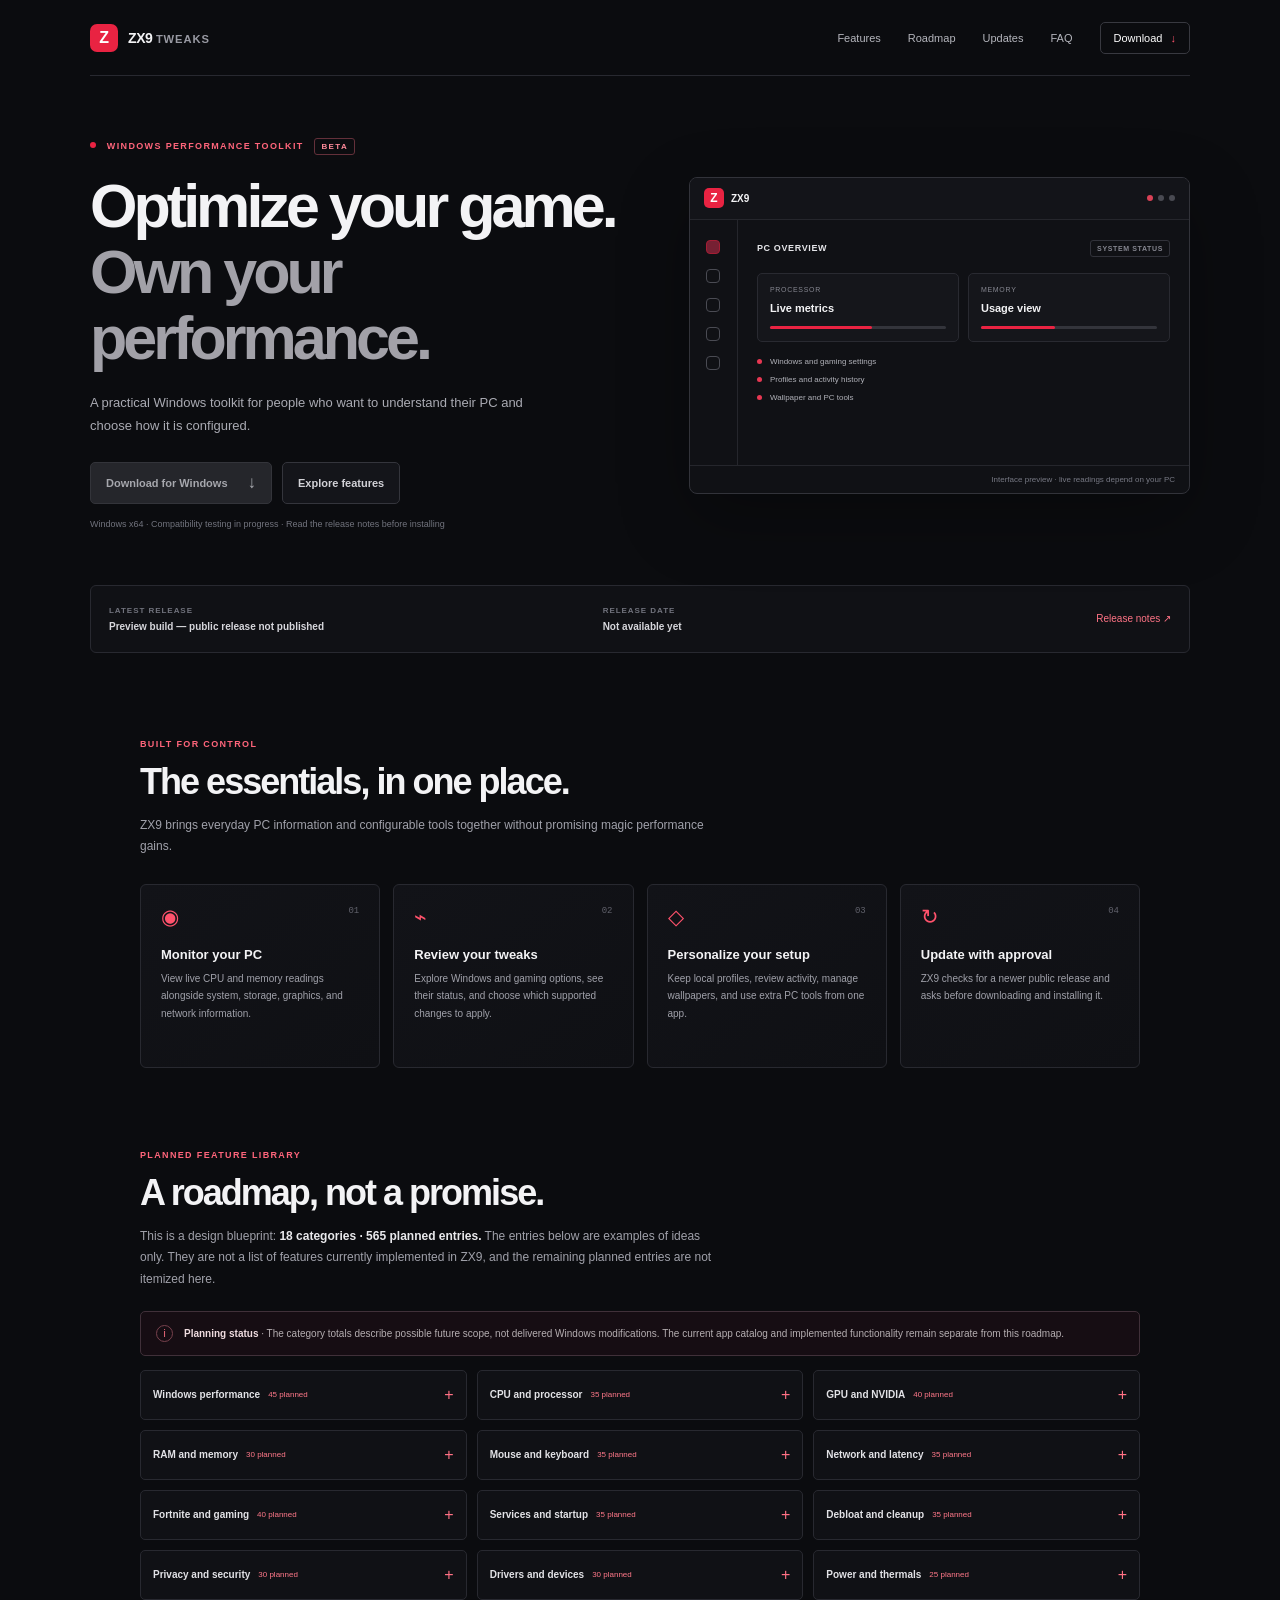
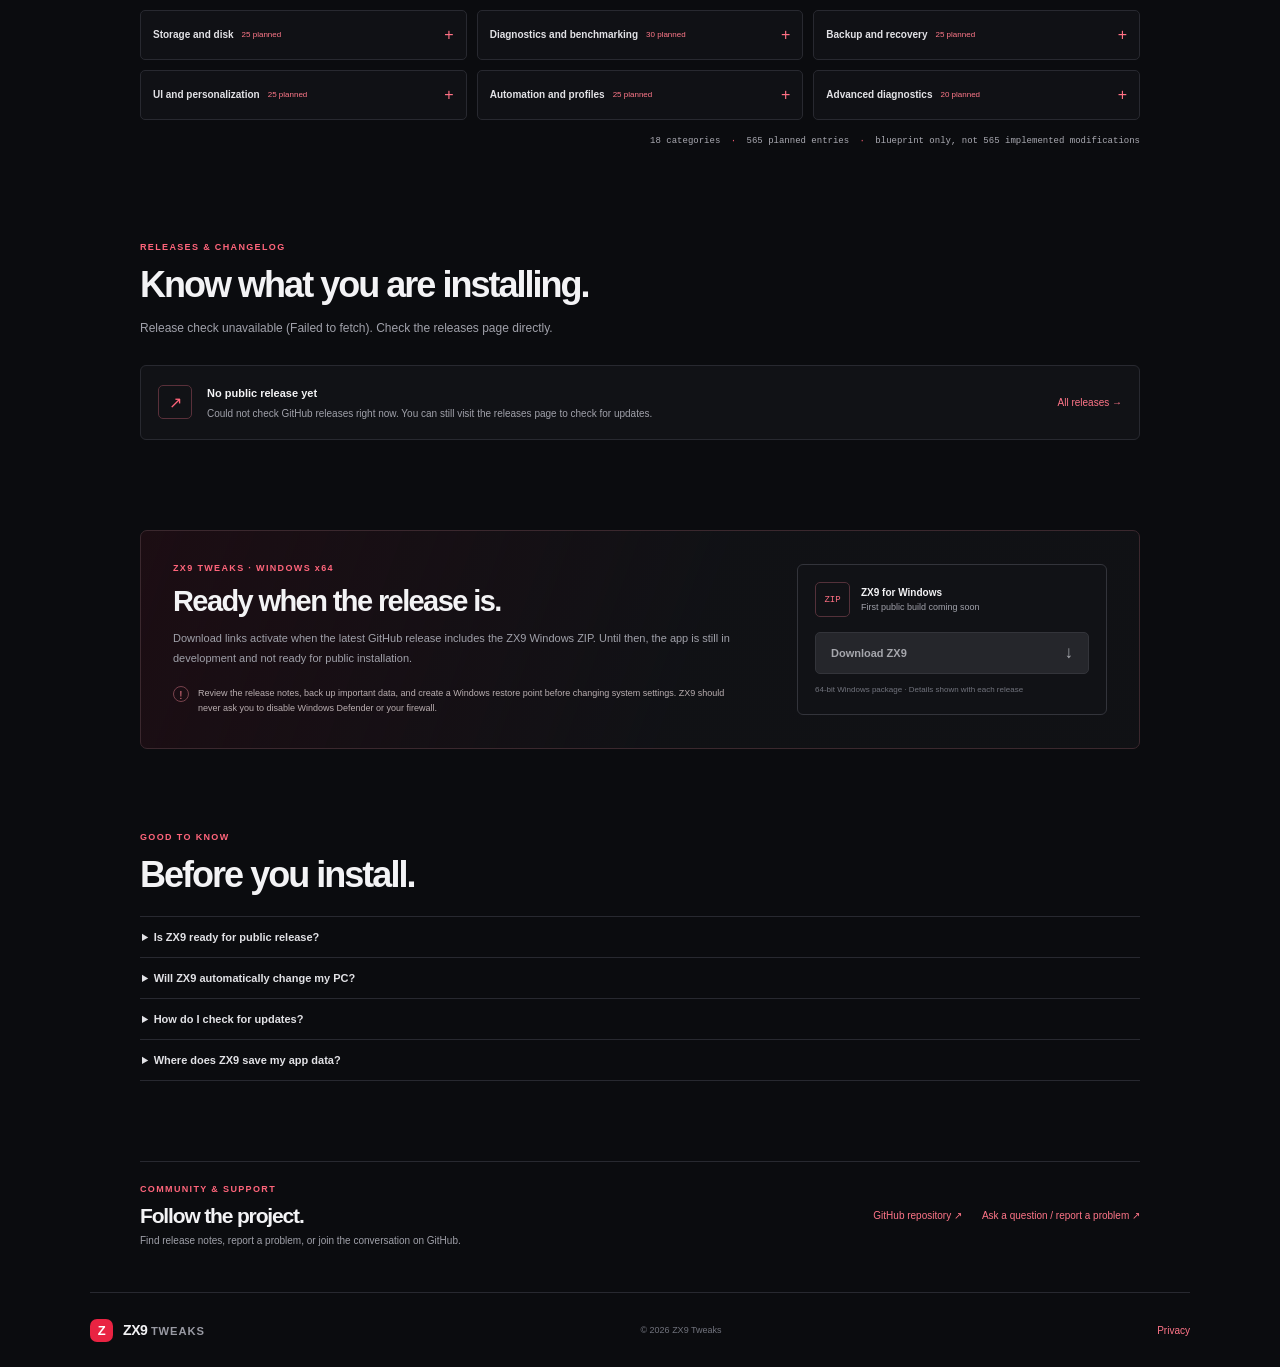
<file: index.html>
<!doctype html>
<html lang="en">
<head>
  <meta charset="utf-8">
  <meta name="viewport" content="width=device-width, initial-scale=1">
  <meta name="theme-color" content="#0b0c0f">
  <meta name="description" content="ZX9 Tweaks is a Windows PC toolkit for monitoring performance, exploring gaming and Windows tweaks, and personalizing your setup.">
  <title>ZX9 Tweaks — Optimize your game. Own your performance.</title>
  <link rel="icon" href="favicon.svg" type="image/svg+xml">
  <link rel="stylesheet" href="styles.css">
  <script src="site.js" defer></script>
</head>
<body>
  <header class="site-header">
    <a class="brand" href="#" aria-label="ZX9 Tweaks home">
      <span class="brand-mark" aria-hidden="true">Z</span>
      <span>ZX9 <span class="brand-light">TWEAKS</span></span>
    </a>
    <nav aria-label="Main navigation">
      <a href="#features">Features</a>
      <a href="#library">Roadmap</a>
      <a href="#updates">Updates</a>
      <a href="#faq">FAQ</a>
      <a class="nav-download" href="#download">Download <span aria-hidden="true">↓</span></a>
    </nav>
  </header>

  <main>
    <section class="hero">
      <div class="hero-copy">
        <p class="eyebrow"><span class="live-dot"></span> WINDOWS PERFORMANCE TOOLKIT <span class="beta">BETA</span></p>
        <h1>Optimize your game.<br><span>Own your performance.</span></h1>
        <p class="lead">A practical Windows toolkit for people who want to understand their PC and choose how it is configured.</p>
        <div class="hero-actions">
          <a class="button button-primary download-link is-disabled" href="#download" aria-disabled="true">
            <span>Download for Windows</span><span aria-hidden="true">↓</span>
          </a>
          <a class="button button-secondary" href="#features">Explore features</a>
        </div>
        <p class="compatibility">Windows x64 · Compatibility testing in progress · Read the release notes before installing</p>
      </div>
      <div class="product-card" aria-label="ZX9 dashboard preview">
        <div class="window-bar">
          <span class="mini-brand"><span class="brand-mark small">Z</span> ZX9</span>
          <span class="window-dots"><i></i><i></i><i></i></span>
        </div>
        <div class="preview-content">
          <div class="preview-sidebar">
            <span class="active"></span><span></span><span></span><span></span><span></span>
          </div>
          <div class="preview-main">
            <div class="preview-heading"><span>PC OVERVIEW</span><span class="preview-badge">SYSTEM STATUS</span></div>
            <div class="metric-grid">
              <div class="metric"><span>PROCESSOR</span><strong>Live metrics</strong><i class="meter"><b style="width: 58%"></b></i></div>
              <div class="metric"><span>MEMORY</span><strong>Usage view</strong><i class="meter"><b style="width: 42%"></b></i></div>
            </div>
            <div class="preview-list">
              <span><i></i> Windows and gaming settings</span>
              <span><i></i> Profiles and activity history</span>
              <span><i></i> Wallpaper and PC tools</span>
            </div>
          </div>
        </div>
        <p class="preview-caption">Interface preview · live readings depend on your PC</p>
      </div>
    </section>

    <section class="release-strip" aria-label="Release information">
      <div><span class="strip-label">LATEST RELEASE</span><strong id="release-version">Preview build — public release not published</strong></div>
      <div><span class="strip-label">RELEASE DATE</span><strong id="release-date">Not available yet</strong></div>
      <a id="release-notes-link" href="#updates">Release notes <span aria-hidden="true">↗</span></a>
    </section>

    <section class="section" id="features">
      <div class="section-heading">
        <p class="eyebrow">BUILT FOR CONTROL</p>
        <h2>The essentials, in one place.</h2>
        <p>ZX9 brings everyday PC information and configurable tools together without promising magic performance gains.</p>
      </div>
      <div class="feature-grid">
        <article class="feature-card">
          <span class="feature-number">01</span>
          <div class="feature-icon" aria-hidden="true">◉</div>
          <h3>Monitor your PC</h3>
          <p>View live CPU and memory readings alongside system, storage, graphics, and network information.</p>
        </article>
        <article class="feature-card">
          <span class="feature-number">02</span>
          <div class="feature-icon" aria-hidden="true">⌁</div>
          <h3>Review your tweaks</h3>
          <p>Explore Windows and gaming options, see their status, and choose which supported changes to apply.</p>
        </article>
        <article class="feature-card">
          <span class="feature-number">03</span>
          <div class="feature-icon" aria-hidden="true">◇</div>
          <h3>Personalize your setup</h3>
          <p>Keep local profiles, review activity, manage wallpapers, and use extra PC tools from one app.</p>
        </article>
        <article class="feature-card">
          <span class="feature-number">04</span>
          <div class="feature-icon" aria-hidden="true">↻</div>
          <h3>Update with approval</h3>
          <p>ZX9 checks for a newer public release and asks before downloading and installing it.</p>
        </article>
      </div>
    </section>

    <section class="section library-section" id="library">
      <div class="section-heading">
        <p class="eyebrow">PLANNED FEATURE LIBRARY</p>
        <h2>A roadmap, not a promise.</h2>
        <p>This is a design blueprint: <strong>18 categories · 565 planned entries.</strong> The entries below are examples of ideas only. They are not a list of features currently implemented in ZX9, and the remaining planned entries are not itemized here.</p>
      </div>
      <div class="library-notice" role="note">
        <span aria-hidden="true">i</span>
        <p><strong>Planning status</strong> · The category totals describe possible future scope, not delivered Windows modifications. The current app catalog and implemented functionality remain separate from this roadmap.</p>
      </div>
      <div class="library-grid">
        <details class="library-category">
          <summary><span>Windows performance</span><b>45 planned</b></summary>
          <ul><li>Visual effects presets</li><li>Animation controls</li><li>Transparency controls</li><li>Game Mode</li><li>Windowed game optimizations</li><li>Graphics preference manager</li><li>Background app review</li><li>Power plan selector</li><li>Startup impact viewer</li><li>Performance troubleshooting</li></ul>
          <p>Examples only. Remaining entries in this category could cover additional checks, variants, documentation, and controls.</p>
        </details>
        <details class="library-category">
          <summary><span>CPU and processor</span><b>35 planned</b></summary>
          <ul><li>Processor topology viewer</li><li>Logical processor detection</li><li>CPU utilization monitor</li><li>Core parking diagnostics</li><li>Power throttling status</li><li>Thermal status viewer</li><li>CPU benchmark launcher</li><li>Processor power policy review</li><li>Affinity inspection</li><li>CPU bottleneck analysis</li></ul>
          <p>Examples only. Remaining entries in this category could cover additional checks, variants, documentation, and controls.</p>
        </details>
        <details class="library-category">
          <summary><span>GPU and NVIDIA</span><b>40 planned</b></summary>
          <ul><li>NVIDIA driver version</li><li>GPU utilization monitor</li><li>GPU temperature monitor</li><li>Graphics preference manager</li><li>Hardware-accelerated GPU scheduling status</li><li>NVIDIA Control Panel shortcut</li><li>Shader cache settings review</li><li>Driver update checker</li><li>GPU benchmark launcher</li><li>Graphics API diagnostics</li></ul>
          <p>Examples only. Remaining entries in this category could cover additional checks, variants, documentation, and controls.</p>
        </details>
        <details class="library-category">
          <summary><span>RAM and memory</span><b>30 planned</b></summary>
          <ul><li>Memory usage monitor</li><li>Available memory</li><li>Commit usage</li><li>Paged pool monitor</li><li>Nonpaged pool monitor</li><li>Memory pressure alerts</li><li>Top memory-consuming apps</li><li>Page file status</li><li>Memory diagnostics launcher</li><li>Memory usage history</li></ul>
          <p>Examples only. Remaining entries in this category could cover additional checks, variants, documentation, and controls.</p>
        </details>
        <details class="library-category">
          <summary><span>Mouse and keyboard</span><b>35 planned</b></summary>
          <ul><li>Pointer acceleration settings</li><li>Pointer speed shortcut</li><li>Polling rate information</li><li>Mouse device viewer</li><li>Keyboard repeat delay</li><li>Keyboard repeat rate</li><li>USB device inspection</li><li>Gaming peripheral profiles</li><li>Input test utility</li><li>Device reconnect shortcut</li></ul>
          <p>Examples only. Remaining entries in this category could cover additional checks, variants, documentation, and controls.</p>
        </details>
        <details class="library-category">
          <summary><span>Network and latency</span><b>35 planned</b></summary>
          <ul><li>Ping test</li><li>Jitter test</li><li>Packet loss test</li><li>DNS lookup benchmark</li><li>Network adapter details</li><li>Link speed monitor</li><li>Wi-Fi signal diagnostics</li><li>Ethernet status</li><li>TCP configuration audit</li><li>Connection history</li></ul>
          <p>Examples only. Remaining entries in this category could cover additional checks, variants, documentation, and controls.</p>
        </details>
        <details class="library-category">
          <summary><span>Fortnite and gaming</span><b>40 planned</b></summary>
          <ul><li>Fortnite launch shortcut</li><li>Game process detection</li><li>Game configuration backup</li><li>Rendering mode checklist</li><li>Performance Mode checklist</li><li>FPS cap presets</li><li>Graphics preset manager</li><li>Game file verification shortcut</li><li>Replay settings review</li><li>Game launch arguments manager</li></ul>
          <p>Examples only. Remaining entries in this category could cover additional checks, variants, documentation, and controls.</p>
        </details>
        <details class="library-category">
          <summary><span>Services and startup</span><b>35 planned</b></summary>
          <ul><li>Startup app manager</li><li>Startup delay report</li><li>Scheduled task viewer</li><li>Service dependency viewer</li><li>Service startup audit</li><li>Background process review</li><li>Startup folder opener</li><li>Login task inventory</li><li>Resource-heavy startup report</li><li>Restore startup settings</li></ul>
          <p>Examples only. Remaining entries in this category could cover additional checks, variants, documentation, and controls.</p>
        </details>
        <details class="library-category">
          <summary><span>Debloat and cleanup</span><b>35 planned</b></summary>
          <ul><li>Temporary file cleanup</li><li>Recycle Bin cleanup</li><li>Thumbnail cache cleanup</li><li>DirectX shader cache cleanup</li><li>Browser cache review</li><li>Downloads folder analysis</li><li>Large file finder</li><li>Disk space analyzer</li><li>Old log cleanup</li><li>Cleanup preview and confirmation</li></ul>
          <p>Examples only. Remaining entries in this category could cover additional checks, variants, documentation, and controls.</p>
        </details>
        <details class="library-category">
          <summary><span>Privacy and security</span><b>30 planned</b></summary>
          <ul><li>Windows Security status</li><li>Firewall status</li><li>Defender status</li><li>Windows Update status</li><li>App permissions shortcut</li><li>Microphone permissions</li><li>Camera permissions</li><li>Diagnostic settings review</li><li>Secure Boot status</li><li>BitLocker status viewer</li></ul>
          <p>Examples only. Remaining entries in this category could cover additional checks, variants, documentation, and controls.</p>
        </details>
        <details class="library-category">
          <summary><span>Drivers and devices</span><b>30 planned</b></summary>
          <ul><li>GPU driver information</li><li>Audio driver information</li><li>Network driver information</li><li>Device Manager shortcut</li><li>Driver signature status</li><li>Unknown device detection</li><li>Driver backup inventory</li><li>Official driver download links</li><li>Driver installation checklist</li><li>Restart after installation</li></ul>
          <p>Examples only. Remaining entries in this category could cover additional checks, variants, documentation, and controls.</p>
        </details>
        <details class="library-category">
          <summary><span>Power and thermals</span><b>25 planned</b></summary>
          <ul><li>Power plan selector</li><li>Battery report shortcut</li><li>AC power detection</li><li>Thermal monitoring</li><li>Fan monitoring where supported</li><li>Power configuration audit</li><li>Sleep settings review</li><li>Display timeout controls</li><li>Hibernate settings review</li><li>Power profile restore</li></ul>
          <p>Examples only. Remaining entries in this category could cover additional checks, variants, documentation, and controls.</p>
        </details>
        <details class="library-category">
          <summary><span>Storage and disk</span><b>25 planned</b></summary>
          <ul><li>Drive health information</li><li>SMART status where supported</li><li>Free space monitor</li><li>Disk activity monitor</li><li>TRIM status</li><li>File system information</li><li>Drive optimization shortcut</li><li>Storage Sense settings</li><li>Partition viewer</li><li>Disk benchmark launcher</li></ul>
          <p>Examples only. Remaining entries in this category could cover additional checks, variants, documentation, and controls.</p>
        </details>
        <details class="library-category">
          <summary><span>Diagnostics and benchmarking</span><b>30 planned</b></summary>
          <ul><li>System information report</li><li>Windows build detection</li><li>CPU benchmark</li><li>GPU benchmark</li><li>Memory benchmark</li><li>Disk benchmark</li><li>Network benchmark</li><li>Frame-time log viewer</li><li>Crash log viewer</li><li>Before-and-after comparison</li></ul>
          <p>Examples only. Remaining entries in this category could cover additional checks, variants, documentation, and controls.</p>
        </details>
        <details class="library-category">
          <summary><span>Backup and recovery</span><b>25 planned</b></summary>
          <ul><li>Create restore point shortcut</li><li>Registry export before changes</li><li>Tweak change history</li><li>Undo last tweak</li><li>Restore saved profile</li><li>Export configuration</li><li>Import configuration</li><li>Recovery checklist</li><li>Administrator permission check</li><li>Rollback failure log</li></ul>
          <p>Examples only. Remaining entries in this category could cover additional checks, variants, documentation, and controls.</p>
        </details>
        <details class="library-category">
          <summary><span>UI and personalization</span><b>25 planned</b></summary>
          <ul><li>Black-and-red theme</li><li>Accent color picker</li><li>Sidebar customization</li><li>Compact dashboard</li><li>Animated metric cards</li><li>Custom app logo</li><li>Wallpaper selector</li><li>Font size controls</li><li>Reduced animation mode</li><li>Light and dark themes</li></ul>
          <p>Examples only. Remaining entries in this category could cover additional checks, variants, documentation, and controls.</p>
        </details>
        <details class="library-category">
          <summary><span>Automation and profiles</span><b>25 planned</b></summary>
          <ul><li>One-click safe optimization</li><li>Custom tweak bundles</li><li>Fortnite profile</li><li>Competitive gaming profile</li><li>Streaming profile</li><li>Everyday PC profile</li><li>Profile scheduler</li><li>Apply selected tweaks</li><li>Batch progress display</li><li>Profile reset</li></ul>
          <p>Examples only. Remaining entries in this category could cover additional checks, variants, documentation, and controls.</p>
        </details>
        <details class="library-category">
          <summary><span>Advanced diagnostics</span><b>20 planned</b></summary>
          <ul><li>Registry change audit</li><li>Policy setting inspector</li><li>System integrity scan</li><li>DISM repair shortcut</li><li>SFC repair shortcut</li><li>Event Viewer shortcut</li><li>Crash dump configuration review</li><li>Driver conflict report</li><li>Windows component health</li><li>Optimization recommendation engine</li></ul>
          <p>Examples only. Remaining entries in this category could cover additional checks, variants, documentation, and controls.</p>
        </details>
      </div>
      <p class="library-total">18 categories <span>·</span> 565 planned entries <span>·</span> blueprint only, not 565 implemented modifications</p>
    </section>

    <section class="section update-section" id="updates">
      <div class="section-heading">
        <p class="eyebrow">RELEASES &amp; CHANGELOG</p>
        <h2>Know what you are installing.</h2>
        <p id="release-summary" aria-live="polite">The first public release is being prepared. Version details and notes will appear here when published.</p>
      </div>
      <div class="release-card">
        <div class="release-icon" aria-hidden="true">↗</div>
        <div class="release-card-copy">
          <strong id="update-title">No public release yet</strong>
          <p id="update-detail">When a release is published, this page will show its version, date, download size, and release notes.</p>
        </div>
        <a class="text-link repository-link" href="#community">All releases <span aria-hidden="true">→</span></a>
      </div>
    </section>

    <section class="download-section" id="download">
      <div class="download-copy">
        <p class="eyebrow">ZX9 TWEAKS · WINDOWS x64</p>
        <h2>Ready when the release is.</h2>
        <p>Download links activate when the latest GitHub release includes the ZX9 Windows ZIP. Until then, the app is still in development and not ready for public installation.</p>
        <div class="safety-note"><span aria-hidden="true">!</span><span>Review the release notes, back up important data, and create a Windows restore point before changing system settings. ZX9 should never ask you to disable Windows Defender or your firewall.</span></div>
      </div>
      <div class="download-box">
        <div class="download-box-head"><span class="file-icon" aria-hidden="true">ZIP</span><span><strong>ZX9 for Windows</strong><small id="download-meta">First public build coming soon</small></span></div>
        <a class="button button-primary download-link is-disabled" href="#download" aria-disabled="true">
          <span>Download ZX9</span><span aria-hidden="true">↓</span>
        </a>
        <p class="small-note">64-bit Windows package · Details shown with each release</p>
        <p class="small-note checksum" id="download-checksum" hidden></p>
      </div>
    </section>

    <section class="section faq-section" id="faq">
      <div class="section-heading">
        <p class="eyebrow">GOOD TO KNOW</p>
        <h2>Before you install.</h2>
      </div>
      <div class="faq-list">
        <details>
          <summary>Is ZX9 ready for public release?</summary>
          <p>Not yet. ZX9 is still being built and tested. The download button will activate after a public release is published with a tested Windows package.</p>
        </details>
        <details>
          <summary>Will ZX9 automatically change my PC?</summary>
          <p>No. You choose which supported tweaks to apply. Read each option before using it, and create a restore point before changing Windows settings.</p>
        </details>
        <details>
          <summary>How do I check for updates?</summary>
          <p>This page checks the configured public GitHub repository for its latest release and displays its version, date, notes, and package link.</p>
        </details>
        <details>
          <summary>Where does ZX9 save my app data?</summary>
          <p>The current app stores its settings, profiles, activity history, tweak backups, and wallpaper preferences locally in your Windows user profile under <code>%LOCALAPPDATA%\\ZX9</code>. See the <a class="inline-link" href="privacy.html">privacy notice</a>.</p>
        </details>
      </div>
    </section>

    <section class="community-section" id="community">
      <div><p class="eyebrow">COMMUNITY &amp; SUPPORT</p><h2>Follow the project.</h2><p>Find release notes, report a problem, or join the conversation on GitHub.</p></div>
      <div class="community-links">
        <a class="text-link repository-link" href="#community">GitHub repository <span aria-hidden="true">↗</span></a>
        <a class="text-link discussions-link" href="#community">Ask a question / report a problem <span aria-hidden="true">↗</span></a>
      </div>
    </section>
  </main>

  <footer class="site-footer">
    <a class="brand" href="#"><span class="brand-mark" aria-hidden="true">Z</span><span>ZX9 <span class="brand-light">TWEAKS</span></span></a>
    <span>© <span id="year"></span> ZX9 Tweaks</span>
    <a class="inline-link" href="privacy.html">Privacy</a>
  </footer>
</body>
</html>
</file>
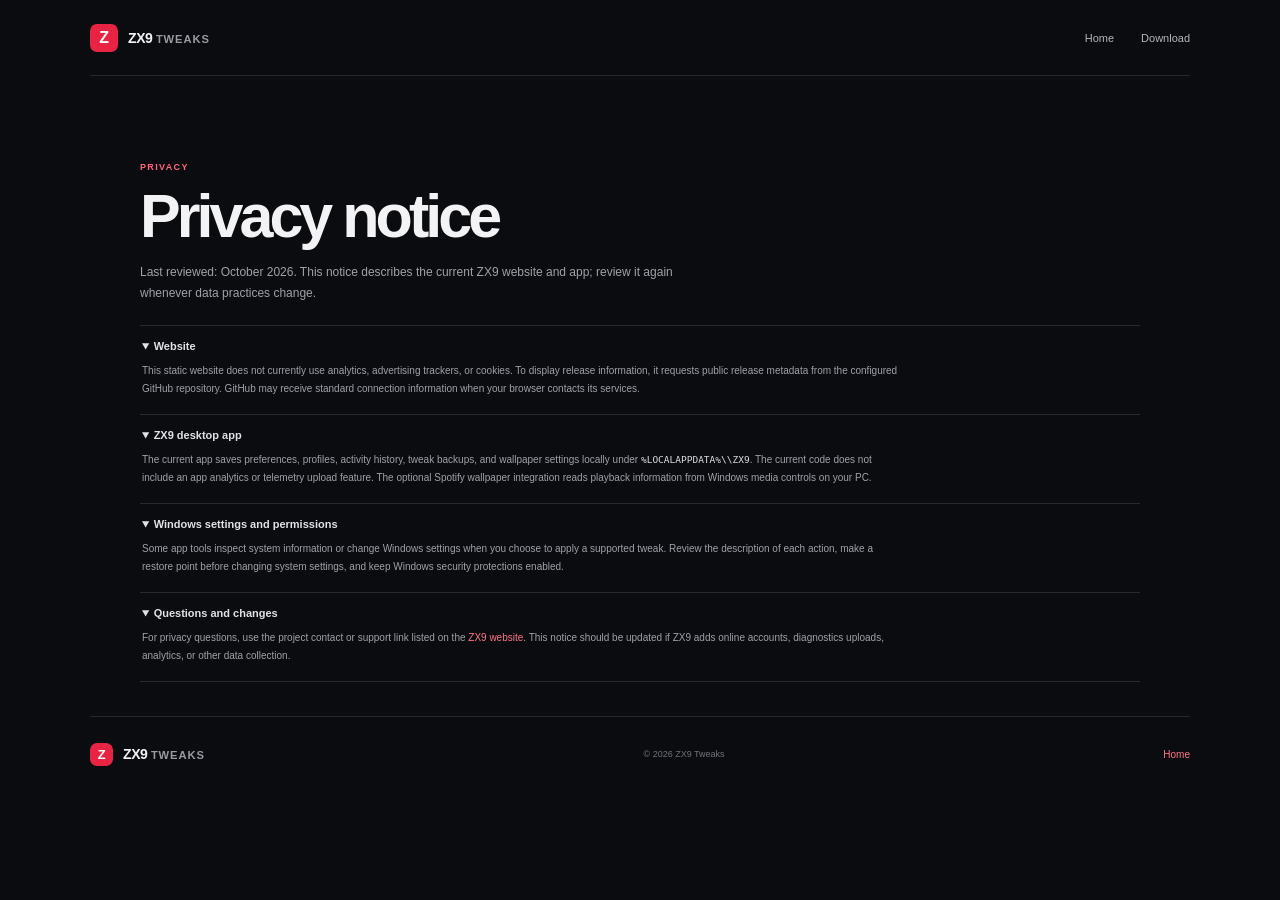
<file: privacy.html>
<!doctype html>
<html lang="en">
<head>
  <meta charset="utf-8">
  <meta name="viewport" content="width=device-width, initial-scale=1">
  <meta name="theme-color" content="#0b0c0f">
  <meta name="description" content="Privacy information for the ZX9 Tweaks website and Windows app.">
  <title>Privacy — ZX9 Tweaks</title>
  <link rel="stylesheet" href="styles.css">
</head>
<body>
  <header class="site-header">
    <a class="brand" href="index.html"><span class="brand-mark" aria-hidden="true">Z</span><span>ZX9 <span class="brand-light">TWEAKS</span></span></a>
    <nav aria-label="Main navigation"><a href="index.html">Home</a><a href="index.html#download">Download</a></nav>
  </header>
  <main class="section">
    <div class="section-heading">
      <p class="eyebrow">PRIVACY</p>
      <h1>Privacy notice</h1>
      <p>Last reviewed: October 2026. This notice describes the current ZX9 website and app; review it again whenever data practices change.</p>
    </div>
    <div class="faq-list">
      <details open>
        <summary>Website</summary>
        <p>This static website does not currently use analytics, advertising trackers, or cookies. To display release information, it requests public release metadata from the configured GitHub repository. GitHub may receive standard connection information when your browser contacts its services.</p>
      </details>
      <details open>
        <summary>ZX9 desktop app</summary>
        <p>The current app saves preferences, profiles, activity history, tweak backups, and wallpaper settings locally under <code>%LOCALAPPDATA%\\ZX9</code>. The current code does not include an app analytics or telemetry upload feature. The optional Spotify wallpaper integration reads playback information from Windows media controls on your PC.</p>
      </details>
      <details open>
        <summary>Windows settings and permissions</summary>
        <p>Some app tools inspect system information or change Windows settings when you choose to apply a supported tweak. Review the description of each action, make a restore point before changing system settings, and keep Windows security protections enabled.</p>
      </details>
      <details open>
        <summary>Questions and changes</summary>
        <p>For privacy questions, use the project contact or support link listed on the <a class="inline-link" href="index.html#community">ZX9 website</a>. This notice should be updated if ZX9 adds online accounts, diagnostics uploads, analytics, or other data collection.</p>
      </details>
    </div>
  </main>
  <footer class="site-footer">
    <a class="brand" href="index.html"><span class="brand-mark" aria-hidden="true">Z</span><span>ZX9 <span class="brand-light">TWEAKS</span></span></a>
    <span>© <span id="year"></span> ZX9 Tweaks</span>
    <a class="inline-link" href="index.html">Home</a>
  </footer>
  <script>document.getElementById("year").textContent = new Date().getFullYear();</script>
</body>
</html>
</file>
<file: styles.css>
:root {
  color-scheme: dark;
  font-family: "Segoe UI", Arial, sans-serif;
  color: #f3f3f5;
  background: #0b0c0f;
  font-synthesis: none;
  text-rendering: optimizeLegibility;
  --bg: #0b0c0f;
  --panel: #111216;
  --panel-soft: #15161b;
  --line: #282930;
  --text: #f3f3f5;
  --muted: #a0a1aa;
  --subtle: #71737d;
  --red: #e92342;
}

* { box-sizing: border-box; }
html { scroll-behavior: smooth; scroll-padding-top: 88px; }
body { min-width: 320px; margin: 0; background: var(--bg); }
a { color: inherit; text-decoration: none; }
button, a { -webkit-tap-highlight-color: transparent; }

.site-header, .site-footer {
  width: min(1100px, calc(100% - 48px));
  min-height: 76px;
  margin: 0 auto;
  display: flex;
  align-items: center;
  justify-content: space-between;
}

.site-header { border-bottom: 1px solid var(--line); }
.brand { display: inline-flex; align-items: center; gap: 10px; font-size: 14px; font-weight: 800; letter-spacing: -.03em; }
.brand-mark { display: grid; width: 28px; height: 28px; place-items: center; border-radius: 7px; background: var(--red); color: white; font-size: 16px; }
.brand-light { color: #999aa3; font-size: .8em; letter-spacing: .08em; }

nav { display: flex; align-items: center; gap: 27px; }
nav a { color: #b5b6bd; font-size: 11px; transition: color .15s ease; }
nav a:hover, .text-link:hover, .inline-link:hover { color: #ff687e; }
nav .nav-download { color: white; padding: 9px 13px; border: 1px solid #383940; border-radius: 5px; }
nav .nav-download span { margin-left: 5px; color: #ff536c; }

.hero {
  width: min(1100px, calc(100% - 48px));
  min-height: 475px;
  margin: 0 auto;
  display: grid;
  grid-template-columns: 1.05fr .95fr;
  align-items: center;
  gap: 45px;
  padding: 62px 0 52px;
}

.eyebrow { margin: 0 0 19px; color: #ff657b; font-size: 9px; font-weight: 700; letter-spacing: .15em; }
.live-dot { display: inline-block; width: 6px; height: 6px; margin-right: 7px; border-radius: 50%; background: var(--red); vertical-align: 1px; }
.beta { display: inline-block; margin-left: 7px; padding: 3px 6px; border: 1px solid #63303a; border-radius: 3px; color: #ff8b9b; font-size: 8px; }

h1 { margin: 0; font-size: clamp(38px, 5vw, 61px); line-height: 1.08; letter-spacing: -.065em; }
h1 span { color: #a2a1a8; }
.lead { max-width: 470px; margin: 19px 0 0; color: #aaabb3; font-size: 13px; line-height: 1.8; }
.hero-actions { display: flex; flex-wrap: wrap; align-items: center; gap: 10px; margin-top: 25px; }
.button { display: inline-flex; min-height: 42px; align-items: center; justify-content: space-between; gap: 20px; padding: 0 15px; border: 1px solid transparent; border-radius: 5px; font-size: 11px; font-weight: 700; transition: background .15s ease, border-color .15s ease; }
.button-primary { border-color: #f13b57; background: var(--red); color: white; }
.button-primary:hover:not(.is-disabled) { background: #fb3453; }
.button-primary span:last-child { font-size: 17px; }
.button-secondary { border-color: #34353c; background: #14151a; color: #d2d2d7; }
.button-secondary:hover { border-color: #60616a; }
.button.is-disabled { border-color: #33343a; background: #25262b; color: #a6a7ad; cursor: not-allowed; }
.compatibility { max-width: 420px; margin: 13px 0 0; color: var(--subtle); font-size: 9px; line-height: 1.7; }

.product-card { overflow: hidden; border: 1px solid #32333a; border-radius: 8px; background: #101115; box-shadow: 0 24px 70px rgba(0,0,0,.28); }
.window-bar { height: 42px; display: flex; align-items: center; justify-content: space-between; padding: 0 14px; border-bottom: 1px solid #25262c; background: #131419; }
.mini-brand { display: inline-flex; align-items: center; gap: 7px; font-size: 10px; font-weight: 800; }
.brand-mark.small { width: 20px; height: 20px; border-radius: 5px; font-size: 12px; }
.window-dots { display: flex; gap: 5px; }
.window-dots i { width: 6px; height: 6px; border-radius: 50%; background: #494a52; }
.window-dots i:first-child { background: #d94156; }
.preview-content { min-height: 245px; display: grid; grid-template-columns: 48px 1fr; }
.preview-sidebar { display: flex; flex-direction: column; align-items: center; gap: 15px; padding-top: 20px; border-right: 1px solid #25262c; }
.preview-sidebar span { width: 14px; height: 14px; border: 1px solid #4a4b53; border-radius: 4px; }
.preview-sidebar .active { border-color: #a51d34; background: #762033; }
.preview-main { padding: 20px 19px; }
.preview-heading { display: flex; align-items: center; justify-content: space-between; color: #e5e5e9; font-size: 9px; font-weight: 700; letter-spacing: .07em; }
.preview-badge { padding: 4px 6px; border: 1px solid #31323a; border-radius: 3px; color: #868791; font-size: 7px; }
.metric-grid { display: grid; grid-template-columns: 1fr 1fr; gap: 9px; margin-top: 16px; }
.metric { padding: 12px; border: 1px solid #292a31; border-radius: 5px; background: #15161b; }
.metric > span, .metric strong { display: block; }
.metric > span { color: #868791; font-size: 7px; letter-spacing: .1em; }
.metric strong { margin-top: 9px; font-size: 11px; }
.meter { display: block; height: 3px; margin-top: 12px; border-radius: 5px; background: #33343b; }
.meter b { display: block; height: 100%; border-radius: inherit; background: var(--red); }
.preview-list { display: grid; gap: 9px; margin-top: 15px; color: #b0b1b8; font-size: 8px; }
.preview-list span { display: flex; align-items: center; gap: 8px; }
.preview-list i { width: 5px; height: 5px; border-radius: 50%; background: #e73752; }
.preview-caption { margin: 0; padding: 9px 14px; border-top: 1px solid #25262c; color: #777984; font-size: 8px; text-align: right; }

.release-strip {
  width: min(1100px, calc(100% - 48px));
  min-height: 68px;
  margin: 0 auto;
  display: grid;
  grid-template-columns: 1fr 1fr auto;
  align-items: center;
  gap: 20px;
  padding: 13px 18px;
  border: 1px solid var(--line);
  border-radius: 6px;
  background: #101115;
}
.release-strip div { display: grid; gap: 6px; }
.strip-label { color: var(--subtle); font-size: 8px; font-weight: 700; letter-spacing: .12em; }
.release-strip strong { color: #d7d7dc; font-size: 10px; font-weight: 600; }
.release-strip > a { color: #ff7385; font-size: 10px; }

.section { width: min(1000px, calc(100% - 48px)); margin: 0 auto; padding: 86px 0 10px; }
.section-heading { max-width: 580px; }
.section-heading .eyebrow { margin-bottom: 12px; }
h2 { margin: 0; font-size: clamp(25px, 3.4vw, 36px); letter-spacing: -.055em; }
.section-heading > p:last-child { margin: 12px 0 0; color: var(--muted); font-size: 12px; line-height: 1.8; }
.feature-grid { display: grid; grid-template-columns: repeat(4, 1fr); gap: 13px; margin-top: 26px; }
.feature-card { position: relative; min-height: 184px; padding: 20px; border: 1px solid var(--line); border-radius: 6px; background: linear-gradient(145deg, #121318, #0f1014); }
.feature-number { position: absolute; top: 21px; right: 20px; color: #60616b; font-family: Consolas, monospace; font-size: 9px; }
.feature-icon { color: #ff526c; font-size: 21px; }
.feature-card h3 { margin: 18px 0 8px; font-size: 13px; }
.feature-card p { margin: 0; color: var(--muted); font-size: 10px; line-height: 1.75; }

.library-section { padding-top: 72px; }
.library-section .section-heading > p:last-child strong { color: #e9e9ec; }
.library-notice { display: flex; gap: 11px; margin-top: 20px; padding: 13px 15px; border: 1px solid #403039; border-radius: 5px; background: rgba(82, 22, 39, .16); }
.library-notice > span { display: grid; width: 17px; height: 17px; flex: 0 0 auto; place-items: center; border: 1px solid #78414d; border-radius: 50%; color: #ff7184; font-size: 10px; }
.library-notice p { margin: 0; color: #b5aeb1; font-size: 10px; line-height: 1.7; }
.library-notice strong { color: #f0dce0; }
.library-grid { display: grid; grid-template-columns: repeat(3, 1fr); gap: 10px; margin-top: 14px; align-items: start; }
.library-category { overflow: hidden; border: 1px solid var(--line); border-radius: 5px; background: #101115; }
.library-category summary { display: flex; min-height: 48px; align-items: center; justify-content: space-between; gap: 8px; padding: 12px; cursor: pointer; list-style: none; color: #e2e2e6; font-size: 10px; font-weight: 650; }
.library-category summary::-webkit-details-marker { display: none; }
.library-category summary::after { content: "+"; margin-left: auto; color: #ff7184; font-size: 16px; font-weight: 400; }
.library-category[open] summary::after { content: "−"; }
.library-category summary b { flex: 0 0 auto; color: #ff7889; font-size: 8px; font-weight: 500; }
.library-category ul { display: grid; gap: 8px; margin: 0; padding: 12px 15px 7px 28px; border-top: 1px solid var(--line); color: #b9bac1; font-size: 9px; line-height: 1.45; }
.library-category li::marker { color: #eb3652; }
.library-category > p { margin: 0; padding: 8px 12px 12px; color: #777984; font-size: 8px; line-height: 1.65; }
.library-total { margin: 14px 0 0; color: #aaaab2; font-family: Consolas, monospace; font-size: 9px; line-height: 1.7; text-align: right; }
.library-total span { padding: 0 5px; color: #f05a70; }

.update-section { padding-top: 83px; }
.release-card { display: flex; align-items: center; gap: 15px; margin-top: 25px; padding: 17px; border: 1px solid var(--line); border-radius: 6px; background: var(--panel); }
.release-icon { display: grid; width: 34px; height: 34px; flex: 0 0 auto; place-items: center; border: 1px solid #59303a; border-radius: 5px; color: #ff6479; }
.release-card-copy { flex: 1; }
.release-card-copy strong { font-size: 11px; }
.release-card-copy p { margin: 5px 0 0; color: var(--muted); font-size: 10px; line-height: 1.65; white-space: pre-line; }
.text-link, .inline-link { color: #ff7588; font-size: 10px; }
.text-link { white-space: nowrap; }

.download-section { width: min(1000px, calc(100% - 48px)); margin: 80px auto 0; display: grid; grid-template-columns: 1fr 310px; align-items: center; gap: 48px; padding: 32px; border: 1px solid #3b282e; border-radius: 7px; background: linear-gradient(110deg, rgba(104, 18, 38, .18), rgba(17, 18, 22, .9) 55%); }
.download-copy .eyebrow { margin-bottom: 12px; }
.download-copy h2 { font-size: 29px; }
.download-copy > p:not(.eyebrow) { max-width: 570px; margin: 11px 0 0; color: var(--muted); font-size: 11px; line-height: 1.8; }
.safety-note { display: flex; gap: 9px; margin-top: 17px; color: #b9aeb0; font-size: 9px; line-height: 1.7; }
.safety-note > span:first-child { display: grid; width: 16px; height: 16px; flex: 0 0 auto; place-items: center; border: 1px solid #78424c; border-radius: 50%; color: #ff8090; font-size: 10px; }
.download-box { padding: 17px; border: 1px solid #33343b; border-radius: 6px; background: #111216; }
.download-box-head { display: flex; align-items: center; gap: 11px; margin-bottom: 15px; }
.file-icon { display: grid; width: 35px; height: 35px; place-items: center; border: 1px solid #54313a; border-radius: 5px; color: #ff7083; font-family: Consolas, monospace; font-size: 9px; }
.download-box-head strong, .download-box-head small { display: block; }
.download-box-head strong { font-size: 10px; }
.download-box-head small { margin-top: 4px; color: var(--muted); font-size: 9px; }
.download-box .button { width: 100%; }
.small-note { margin: 10px 0 0; color: var(--subtle); font-size: 8px; line-height: 1.6; }
.checksum { overflow-wrap: anywhere; color: #b6a8ac; font-family: Consolas, monospace; }

.faq-section { padding-top: 83px; }
.faq-list { margin-top: 20px; border-top: 1px solid var(--line); }
.faq-list details { padding: 14px 2px; border-bottom: 1px solid var(--line); }
.faq-list summary { cursor: pointer; color: #e2e2e6; font-size: 11px; font-weight: 600; }
.faq-list details p { max-width: 760px; margin: 10px 0 2px; color: var(--muted); font-size: 10px; line-height: 1.8; }
code { color: #dddde1; font-family: Consolas, monospace; font-size: .95em; }

.community-section { width: min(1000px, calc(100% - 48px)); margin: 70px auto 0; padding: 22px 0; display: flex; align-items: center; justify-content: space-between; gap: 25px; border-top: 1px solid var(--line); }
.community-section .eyebrow { margin-bottom: 10px; }
.community-section h2 { font-size: 21px; }
.community-section p:not(.eyebrow) { margin: 7px 0 0; color: var(--muted); font-size: 10px; }
.community-links { display: flex; gap: 20px; }
.site-footer { min-height: 75px; margin-top: 24px; border-top: 1px solid var(--line); color: var(--subtle); font-size: 9px; }
.site-footer .brand { color: var(--text); }
.site-footer .brand-mark { width: 23px; height: 23px; font-size: 13px; }

a:focus-visible, summary:focus-visible { outline: 2px solid #ff7788; outline-offset: 3px; }

@media (max-width: 760px) {
  .hero { grid-template-columns: 1fr; gap: 32px; padding-top: 55px; }
  .hero-copy { max-width: 600px; }
  .product-card { width: min(100%, 520px); }
  .feature-grid, .library-grid { grid-template-columns: repeat(2, 1fr); }
  .download-section { grid-template-columns: 1fr; gap: 22px; }
  .download-box { width: min(100%, 380px); }
}

@media (max-width: 560px) {
  .site-header, .site-footer, .hero, .release-strip, .section, .download-section, .community-section { width: calc(100% - 32px); }
  .site-header { min-height: 65px; }
  nav { gap: 12px; }
  nav a { font-size: 9px; }
  nav a:nth-child(2), nav a:nth-child(3) { display: none; }
  nav .nav-download { padding: 8px 9px; }
  .hero { padding-top: 44px; }
  h1 { font-size: clamp(35px, 10vw, 48px); }
  .release-strip { grid-template-columns: 1fr 1fr; gap: 12px; }
  .release-strip > a { grid-column: 1 / -1; }
  .feature-grid, .library-grid { grid-template-columns: 1fr; }
  .feature-card { min-height: 155px; }
  .section { padding-top: 65px; }
  .download-section { margin-top: 58px; padding: 22px; }
  .community-section { align-items: flex-start; flex-direction: column; margin-top: 52px; }
  .community-links { flex-wrap: wrap; }
  .site-footer { gap: 10px; }
}

@media (prefers-reduced-motion: reduce) {
  html { scroll-behavior: auto; }
  *, *::before, *::after { transition-duration: .01ms !important; }
}
</file>
